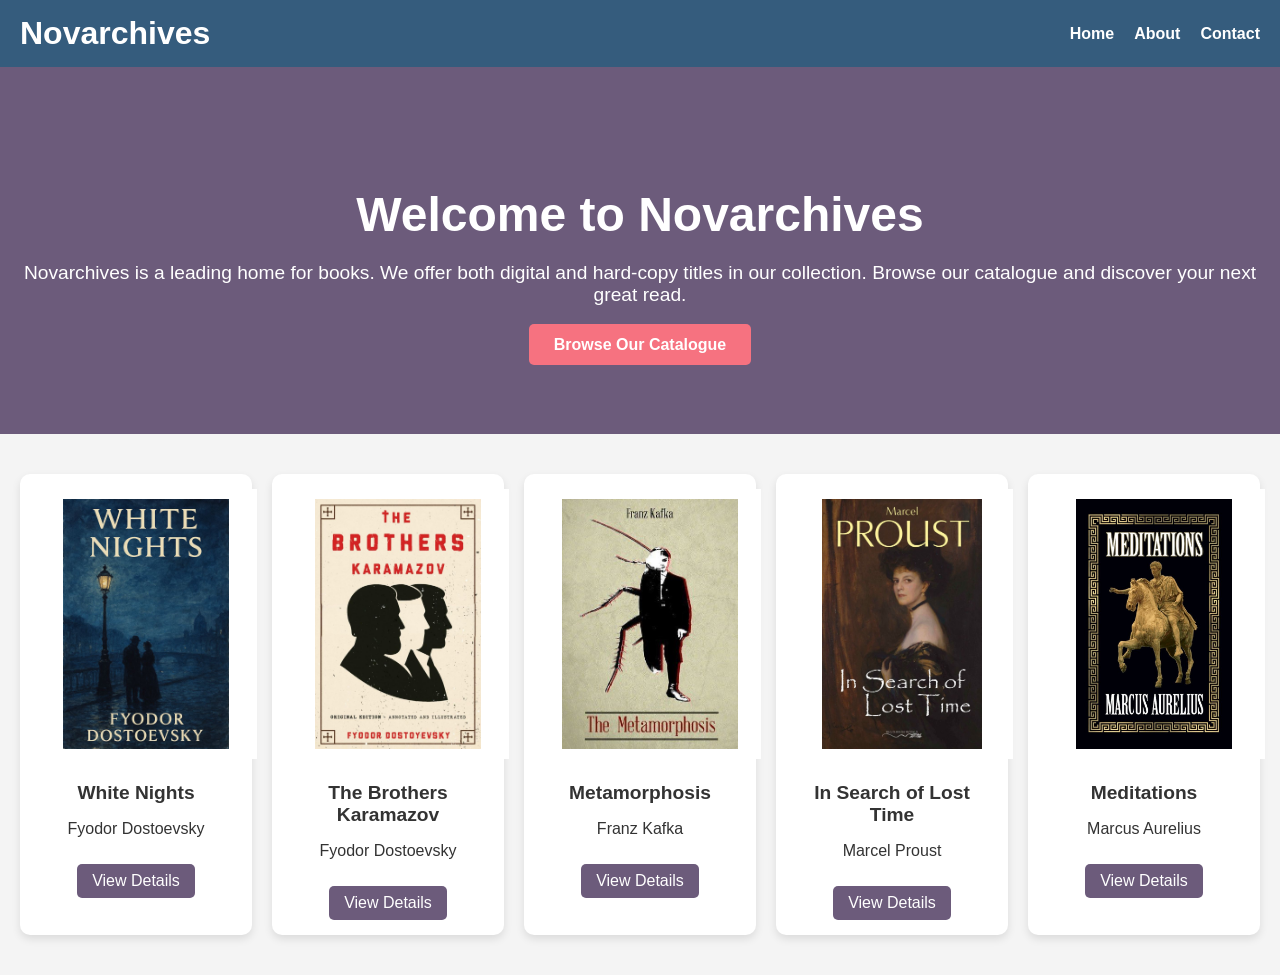
<file: index.html>
<!DOCTYPE html>
<html lang="en">
    <head>
        <meta charset="utf-8">
        <meta name="viewport" content="width=device-width, initial-scale=1.0">
        <title>Novarchives</title>
        <link rel="stylesheet" href="style.css">
    </head>
    <body>
        <header>
            <h1>Novarchives</h1>
            <nav>
                <ul>
                    <li><a href="index.html">Home</a></li>
                    <li><a href="about us.html">About</a></li>
                    <li><a href="contact.html">Contact</a></li>
                </ul>
            </nav>
        </header>
    <main>
        <section class="hero" id="home">
            <h2>Welcome to Novarchives</h2>
            <p> Novarchives is a leading home for books. We offer both digital and hard-copy titles in our collection. Browse our catalogue and discover your next great read. </p>
        <a href="index.html">Browse Our Catalogue</a>
            </section>

            <section id="books">
                
                <div class="book-container">

                    <div class="book-card">          
                        <img src="images/white-nights.jpg" alt="White Nights">
                        <h3>White Nights</h3>
                        <p> Fyodor Dostoevsky</p>
        <a href="white-nights.html">View Details</a>
                    </div>       
          
                    <div class="book-card">          
                        <img src="images/the-brothers-karamazov.jpg" alt="The Brothers Karamazov">
                        <h3>The Brothers Karamazov</h3>
                        <p> Fyodor Dostoevsky</p>
        <a href="the-brothers-karamazov.html">View Details</a>
                    </div>      
          
                    <div class="book-card">        
                        <img src="images/metamorphosis.jpg" alt="Metamorphosis">
                        <h3>Metamorphosis</h3>
                        <p> Franz Kafka</p>
        <a href="metamorphosis.html">View Details</a>
                    </div>     
          
                    <div class="book-card">       
                        <img src="images/in-search-of-lost-time.jpg" alt="In Search of Lost Time">
                        <h3>In Search of Lost Time</h3>
                        <p> Marcel Proust</p>
        <a href="in-search-of-lost-time.html">View Details</a>
                    </div>  
 
                    <div class="book-card">    
                        <img src="images/meditations.jpg" alt="Meditations">
                        <h3>Meditations</h3>
                        <p> Marcus Aurelius</p>
        <a href="meditations.html">View Details</a>
                    </div>       
                     
                    
                </div>

            </secction>
     </main> 

    

    </body>
</html>
</file>
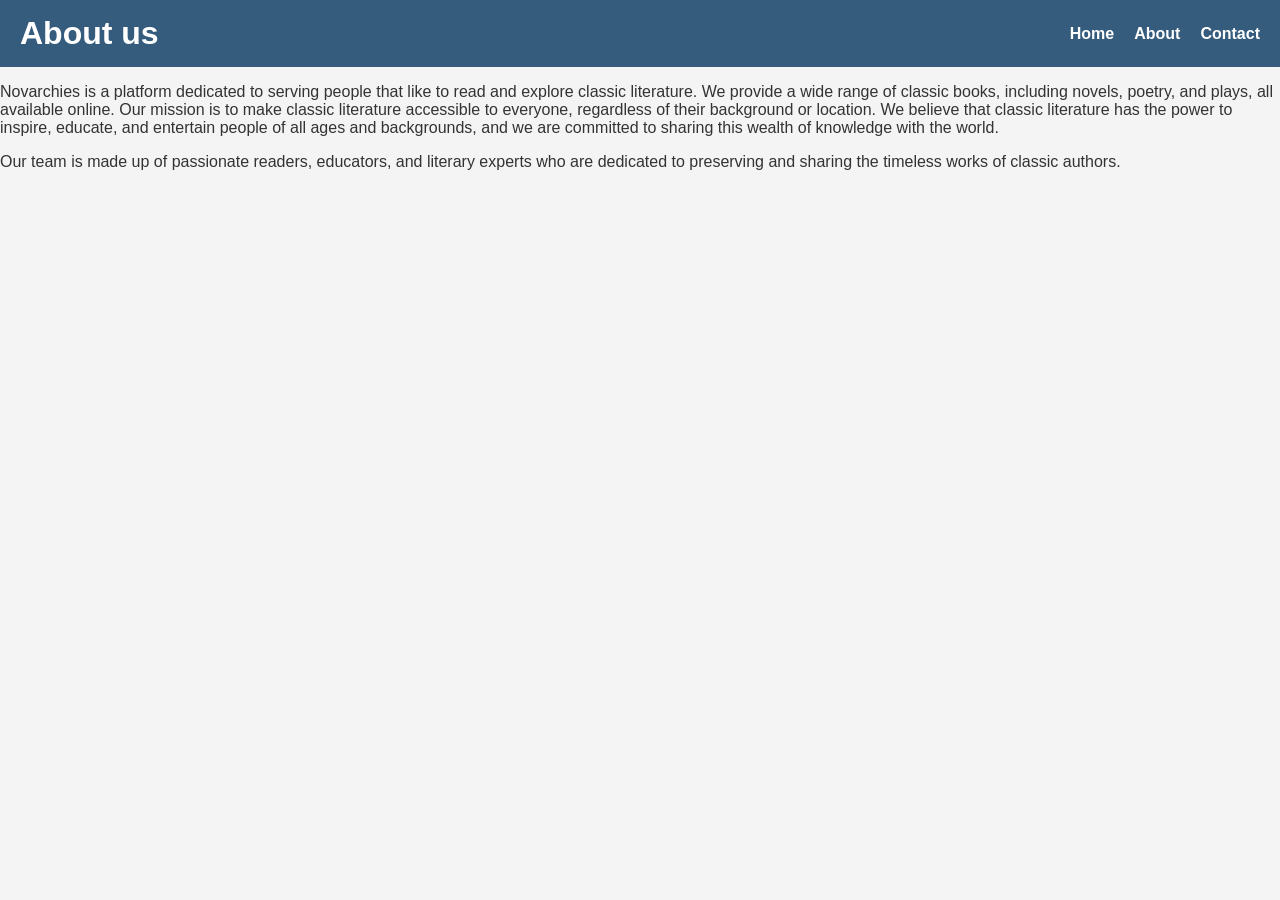
<file: about us.html>
<!DOCTYPE html>
<html>
    <head>
        <meta charset="utf-8">
        <title>About us </title>
        <link rel="stylesheet" href="style.css">
    </head>
    <body>
        <header>
            <h1>About us </h1>
            <nav>
                <ul>
                    <li><a href="index.html">Home</a></li>
                    <li><a href="about us.html">About</a></li>
                    <li><a href="contact.html">Contact</a></li>
                </ul>
            </nav>
        </header>
    <main>
        <p>Novarchies is a platform dedicated to serving people that like to read and explore classic literature.
        We provide a wide range of classic books, including novels, poetry, and plays, all available online. Our mission is to make classic literature accessible to everyone, regardless of their background or location. We believe that classic literature has the power to inspire, educate, and entertain people of all ages and backgrounds, and we are committed to sharing this wealth of knowledge with the world.
        </p>
        <p>Our team is made up of passionate readers, educators, and literary experts who are dedicated to preserving and sharing the timeless works of classic authors.</p>

    </main>

    </body>
</html>
</file>
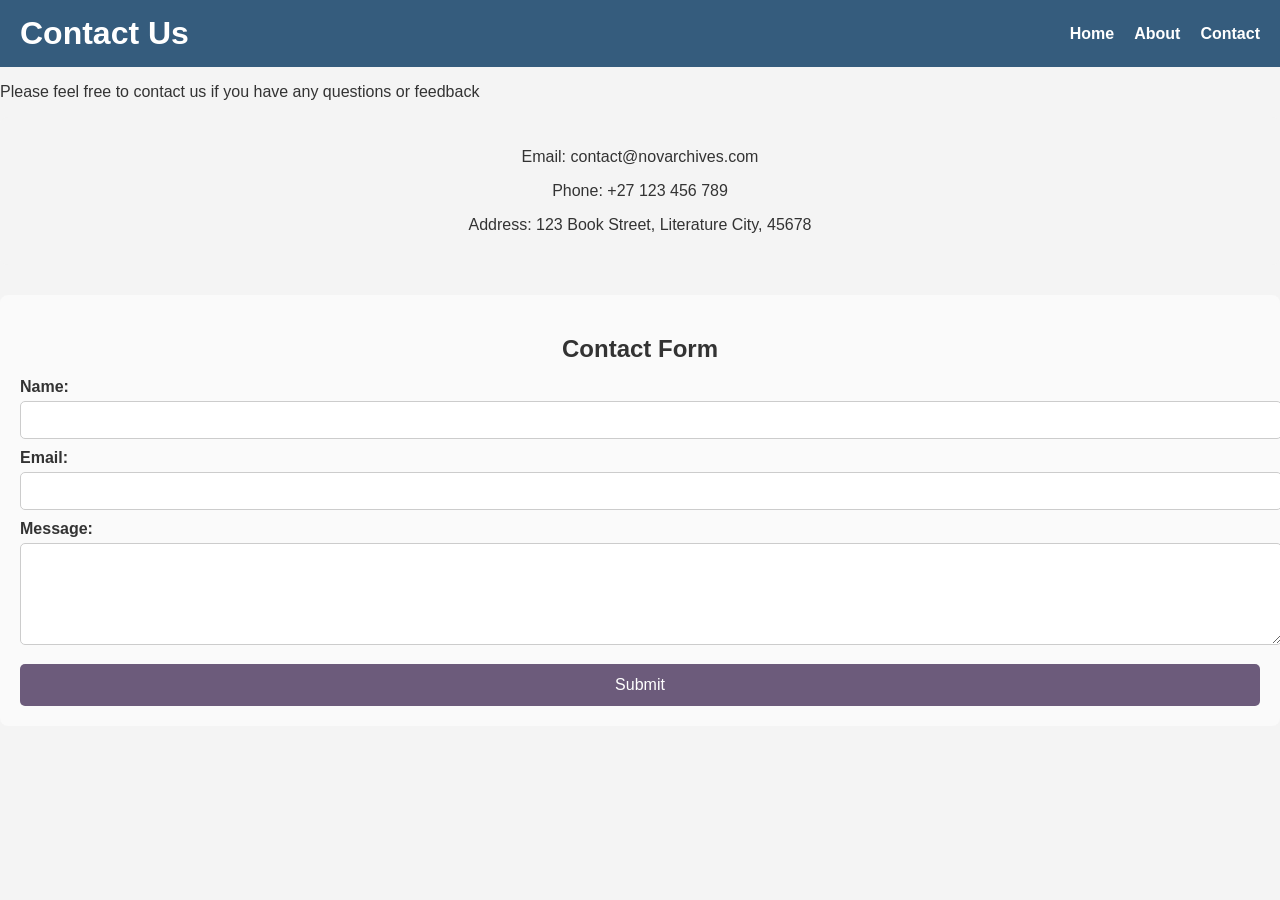
<file: contact.html>
<!DOCTYPE html>
<html>
    <head>
        <meta charset="utf-8">
        <title>Contact Us</title>
        <link rel="stylesheet" href="style.css">
    </head>
    <body>
        <header>
            <h1>Contact Us</h1>
            <nav>
                <ul>
                    <li><a href="index.html">Home</a></li>
                    <li><a href="about us.html">About</a></li>
                    <li><a href="contact.html">Contact</a></li>
                </ul>
            </nav>
        </header>
    <main>
        <p>Please feel free to contact us if you have any questions or feedback</p>
        <div class="contact-info">
            <p>Email: contact@novarchives.com</p>
            <p>Phone: +27 123 456 789</p>
            <p>Address: 123 Book Street, Literature City, 45678</p>
        </div>
        <div class="contact-form">
            <h2>Contact Form</h2>
            <form action="submit_form.php" method="post">
                <label for="name">Name:</label>
                <input type="text" id="name" name="name" required>
                <label for="email">Email:</label>
                <input type="email" id="email" name="email" required>
                <label for="message">Message:</label>
                <textarea id="message" name="message" rows="5" required></textarea>
                <button type="submit">Submit</button>
            </form>

    </main>

    </body>
</html>
</file>
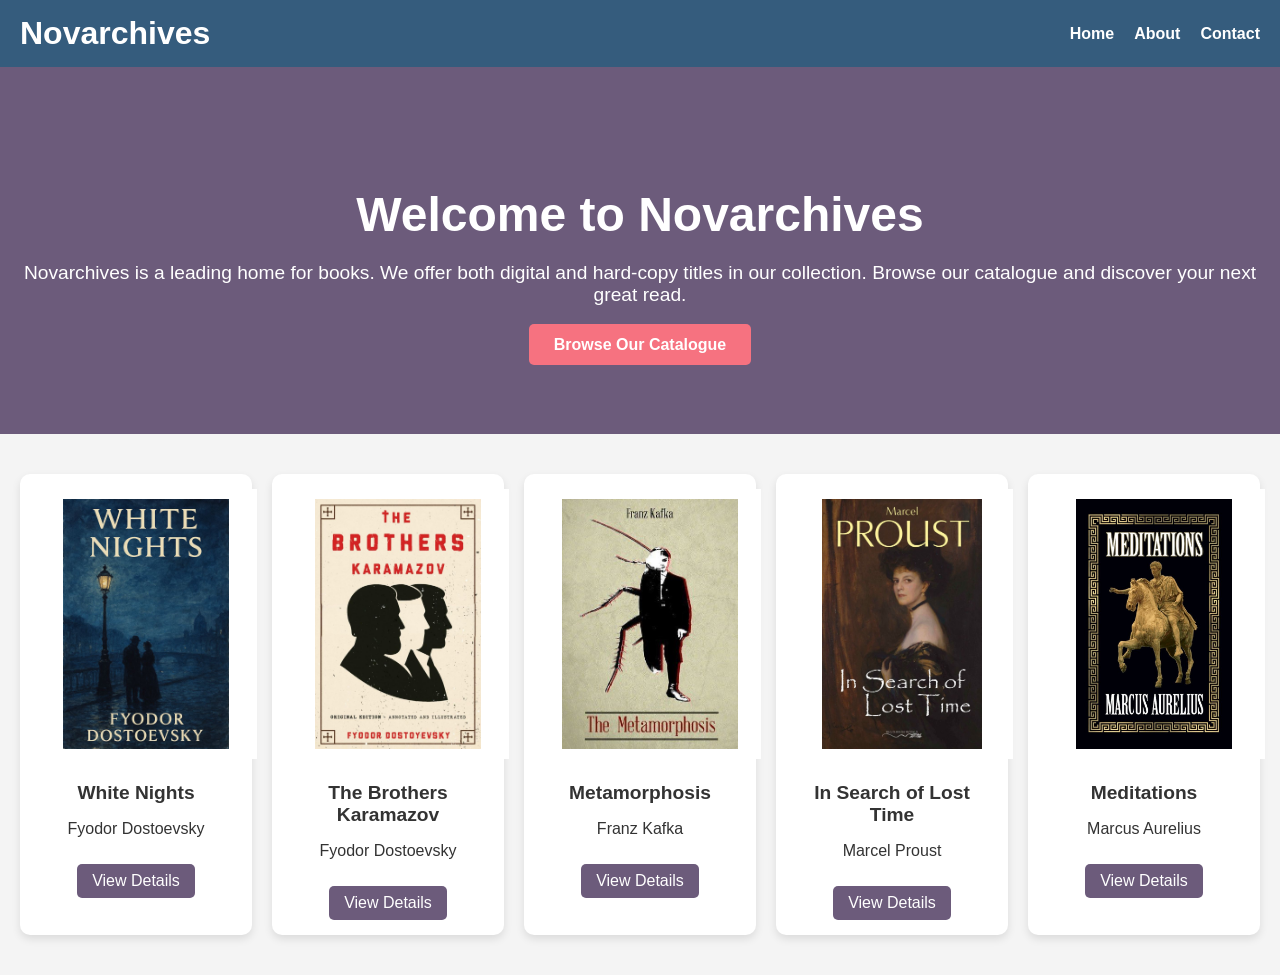
<file: home.html>
<!DOCTYPE html>
<html lang="en">
    <head>
        <meta charset="utf-8">
        <meta name="viewport" content="width=device-width, initial-scale=1.0">
        <title>Novarchives</title>
        <link rel="stylesheet" href="style.css">
    </head>
    <body>
        <header>
            <h1>Novarchives</h1>
            <nav>
                <ul>
                    <li><a href="home.html">Home</a></li>
                    <li><a href="about us.html">About</a></li>
                    <li><a href="contact.html">Contact</a></li>
                </ul>
            </nav>
        </header>
    <main>
        <section class="hero" id="home">
            <h2>Welcome to Novarchives</h2>
            <p> Novarchives is a leading home for books. We offer both digital and hard-copy titles in our collection. Browse our catalogue and discover your next great read. </p>
        <a href="home.html">Browse Our Catalogue</a>
            </section>

            <section id="books">
                
                <div class="book-container">

                    <div class="book-card">          
                        <img src="images/white-nights.jpg" alt="White Nights">
                        <h3>White Nights</h3>
                        <p> Fyodor Dostoevsky</p>
        <a href="white-nights.html">View Details</a>
                    </div>       
          
                    <div class="book-card">          
                        <img src="images/The-Brothers-Karamazov.jpg" alt="The Brothers Karamazov">
                        <h3>The Brothers Karamazov</h3>
                        <p> Fyodor Dostoevsky</p>
        <a href="the-brothers-karamazov.html">View Details</a>
                    </div>      
          
                    <div class="book-card">        
                        <img src="images/metamorphosis.jpg" alt="Metamorphosis">
                        <h3>Metamorphosis</h3>
                        <p> Franz Kafka</p>
        <a href="metamorphosis.html">View Details</a>
                    </div>     
          
                    <div class="book-card">       
                        <img src="images/in-search-of-lost-time.jpg" alt="In Search of Lost Time">
                        <h3>In Search of Lost Time</h3>
                        <p> Marcel Proust</p>
        <a href="in-search-of-lost-time.html">View Details</a>
                    </div>  
 
                    <div class="book-card">    
                        <img src="images/Meditations.jpg" alt="Meditations">
                        <h3>Meditations</h3>
                        <p> Marcus Aurelius</p>
        <a href="meditations.html">View Details</a>
                    </div>       
                     
                    
                </div>

            </secction>
     </main> 

    

    </body>
</html>
</file>
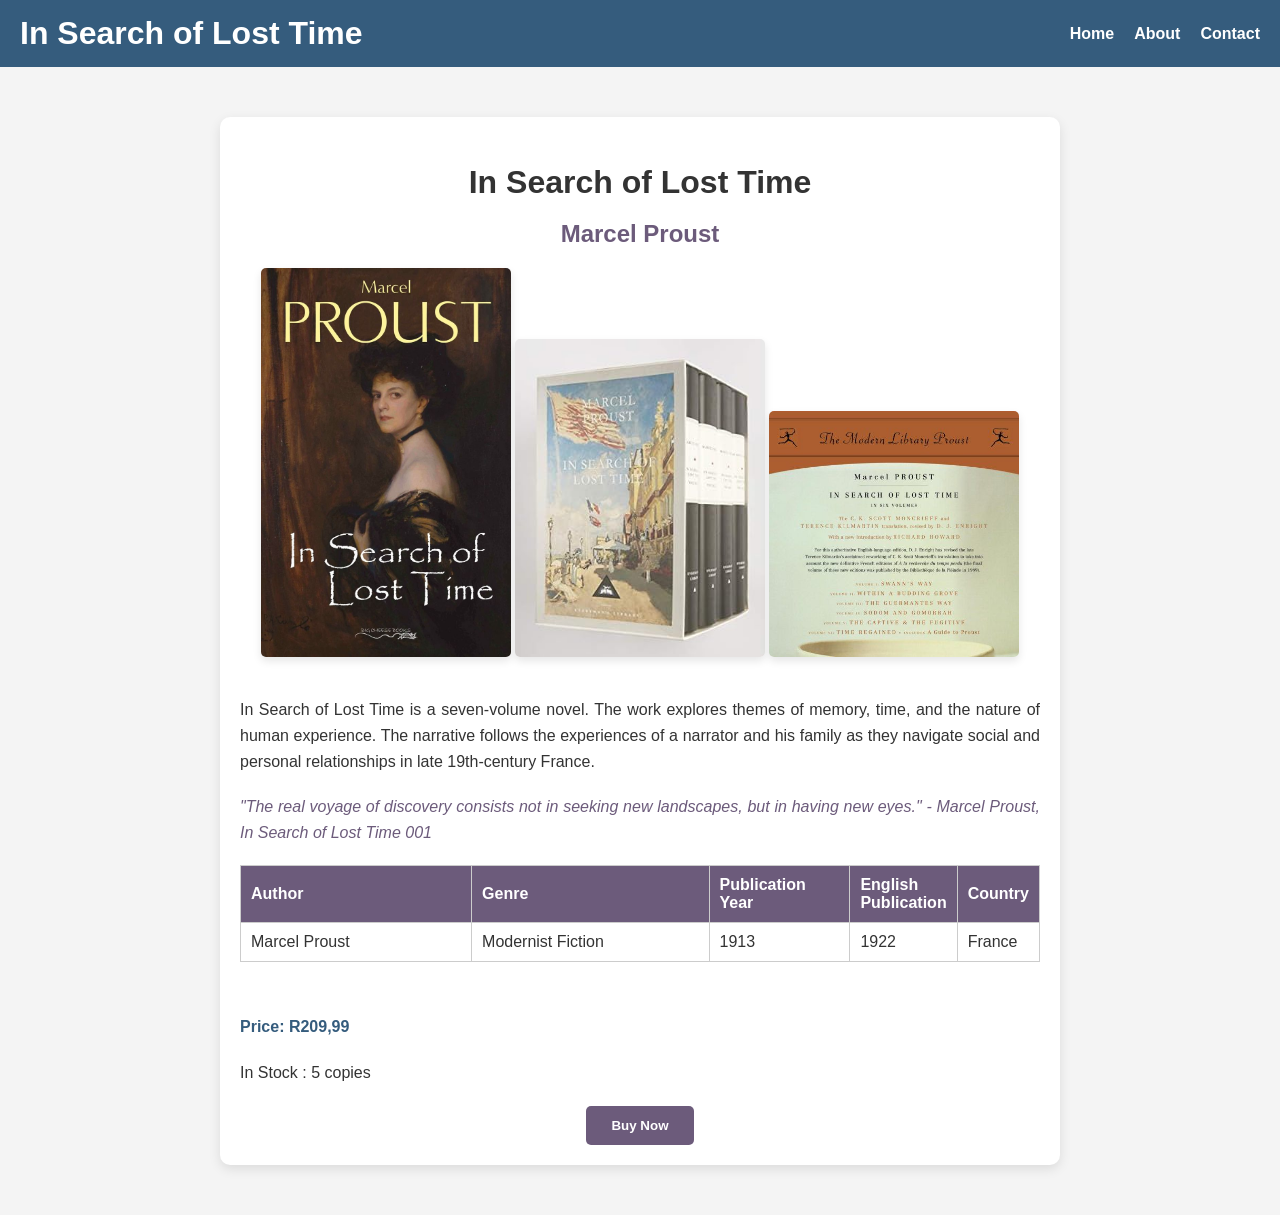
<file: In-search-of-lost-time.html>
<!DOCTYPE html>
<html>
    <head>
        <meta charset="utf-8">
        <title>In Search of Lost Time</title>
        <link rel="stylesheet" href="style.css">
    </head>
    <body>
        <header>
            <h1>In Search of Lost Time</h1>
            <nav>
                <ul>
                    <li><a href="index.html">Home</a></li>
                    <li><a href="about us.html">About</a></li>
                    <li><a href="contact.html">Contact</a></li>
                </ul>
            </nav>
        </header>
    <main>
        <section class="book-details">
            <h1>In Search of Lost Time</h1>
            <h2>Marcel Proust</h2>
            <img src="images/in-search-of-lost-time.jpg">
            <img src="images/In Search Of Lost Time Boxed Set.jpg">
            <img src="images/in search of lost time page.jpg">

            <p> In Search of Lost Time is a seven-volume novel. The work explores themes of memory, time, and the nature of human experience. The narrative follows the experiences of a narrator and his family as they navigate social and personal relationships in late 19th-century France.</p>
            <p class="book-qoute">
              "The real voyage of discovery consists not in seeking new landscapes, but in having new eyes."
                - Marcel Proust, In Search of Lost Time 001
            </p>

            <table class="book-table">
                <tr>
                    <th>Author</th>
                    <th>Genre</th>
                    <th>Publication Year</th>
                    <th>English Publication</th>
                    <th>Country</th>
                </tr>
                <tr>
                    <td>Marcel Proust</td>
                    <td>Modernist Fiction</td>
                    <td>1913</td>
                    <td>1922</td>
                    <td>France</td>
            </table>
            <br></br>
                <p class="price">Price: R209,99</p>
        <p class="stock">In Stock : 5 copies</p>
            <button class="buy-btn">Buy Now</button>
        </section>
        
    </main>

    </body>
</html>
</file>
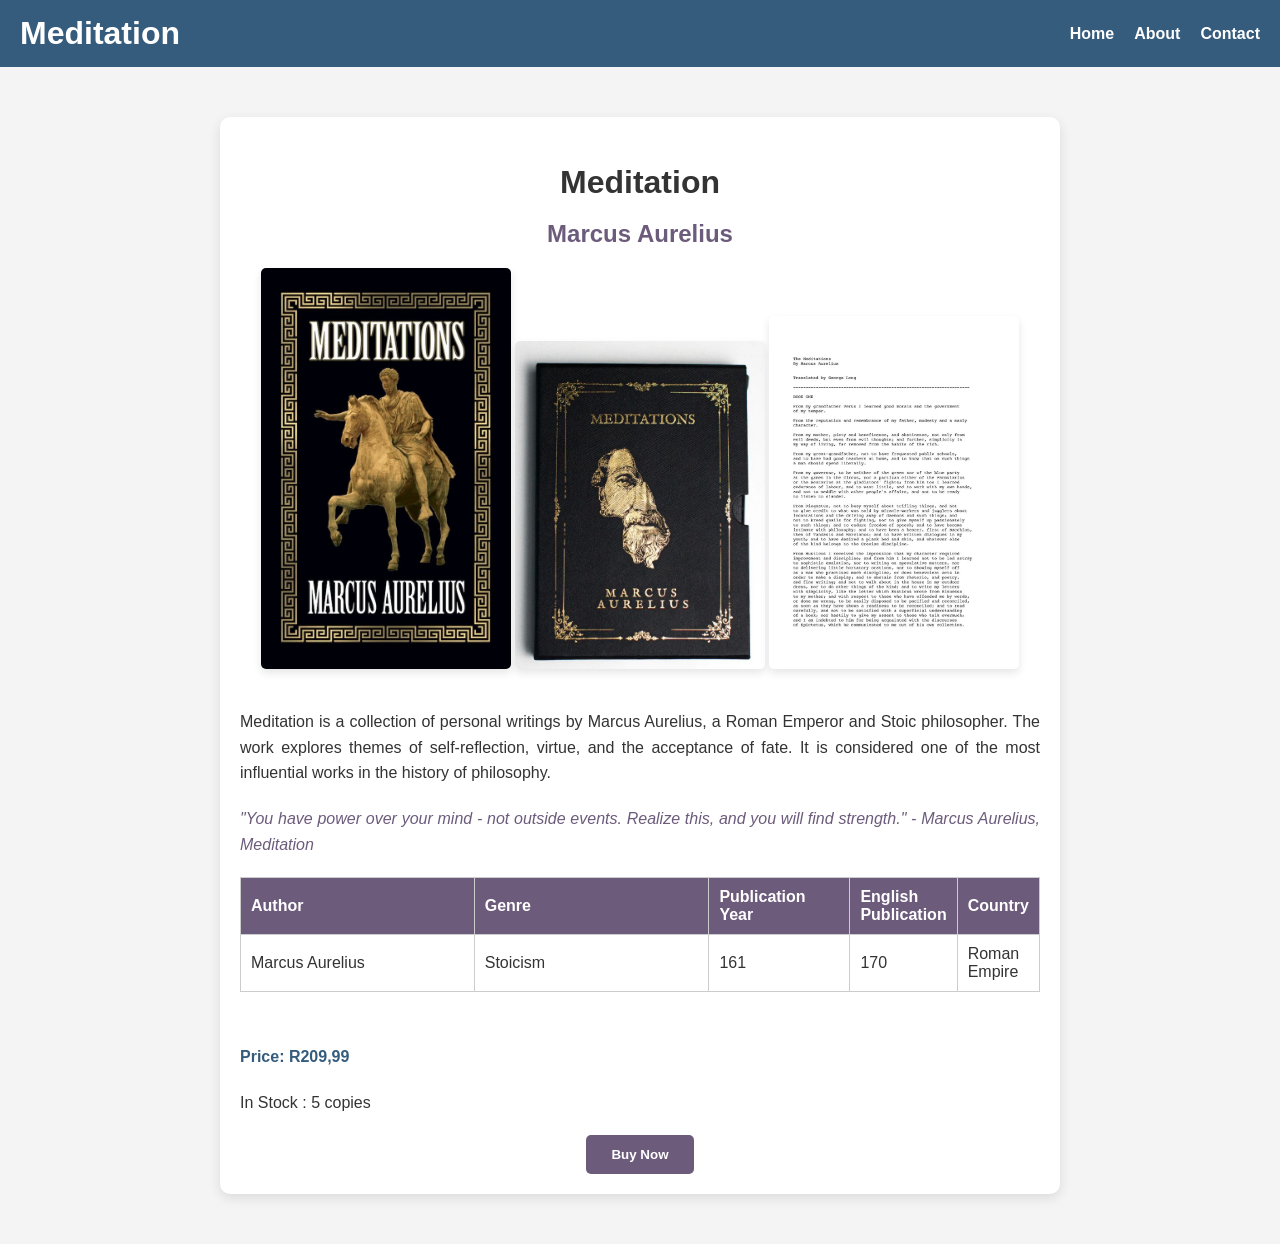
<file: meditations.html>
<!DOCTYPE html>
<html>
    <head>
        <meta charset="utf-8">
        <title>Meditation</title>
        <link rel="stylesheet" href="style.css">
    </head>
    <body>
        <header>
            <h1>Meditation</h1>
            <nav>
                <ul>
                    <li><a href="index.html">Home</a></li>
                    <li><a href="about us.html">About</a></li>
                    <li><a href="contact.html">Contact</a></li>
                </ul>
            </nav>
        </header>
    <main>
        <section class="book-details">
            <h1>Meditation</h1>
            <h2>Marcus Aurelius</h2>
            <img src="images/meditations.jpg">
            <img src="images/meditations hardcover.jpg">
            <img src="images/meditations page.jpg">
            <p> Meditation is a collection of personal writings by Marcus Aurelius, a Roman Emperor and Stoic philosopher. The work explores themes of self-reflection, virtue, and the acceptance of fate. It is considered one of the most influential works in the history of philosophy.</p>
            <p class="book-qoute">
                "You have power over your mind - not outside events. Realize this, and you will find strength."
                - Marcus Aurelius, Meditation
            </p>

            <table class="book-table">
                <tr>
                    <th>Author</th>
                    <th>Genre</th>
                    <th>Publication Year</th>
                    <th>English Publication</th>
                    <th>Country</th>
                </tr>
                <tr>
                    <td>Marcus Aurelius</td>
                    <td>Stoicism</td>
                    <td>161</td>
                    <td>170</td>
                    <td>Roman Empire</td>
            </table>
            <br></br>
                <p class="price">Price: R209,99</p>
        <p class="stock">In Stock : 5 copies</p>
            <button class="buy-btn">Buy Now</button>
        </section>
    </main>

    </body>
</html>
</file>
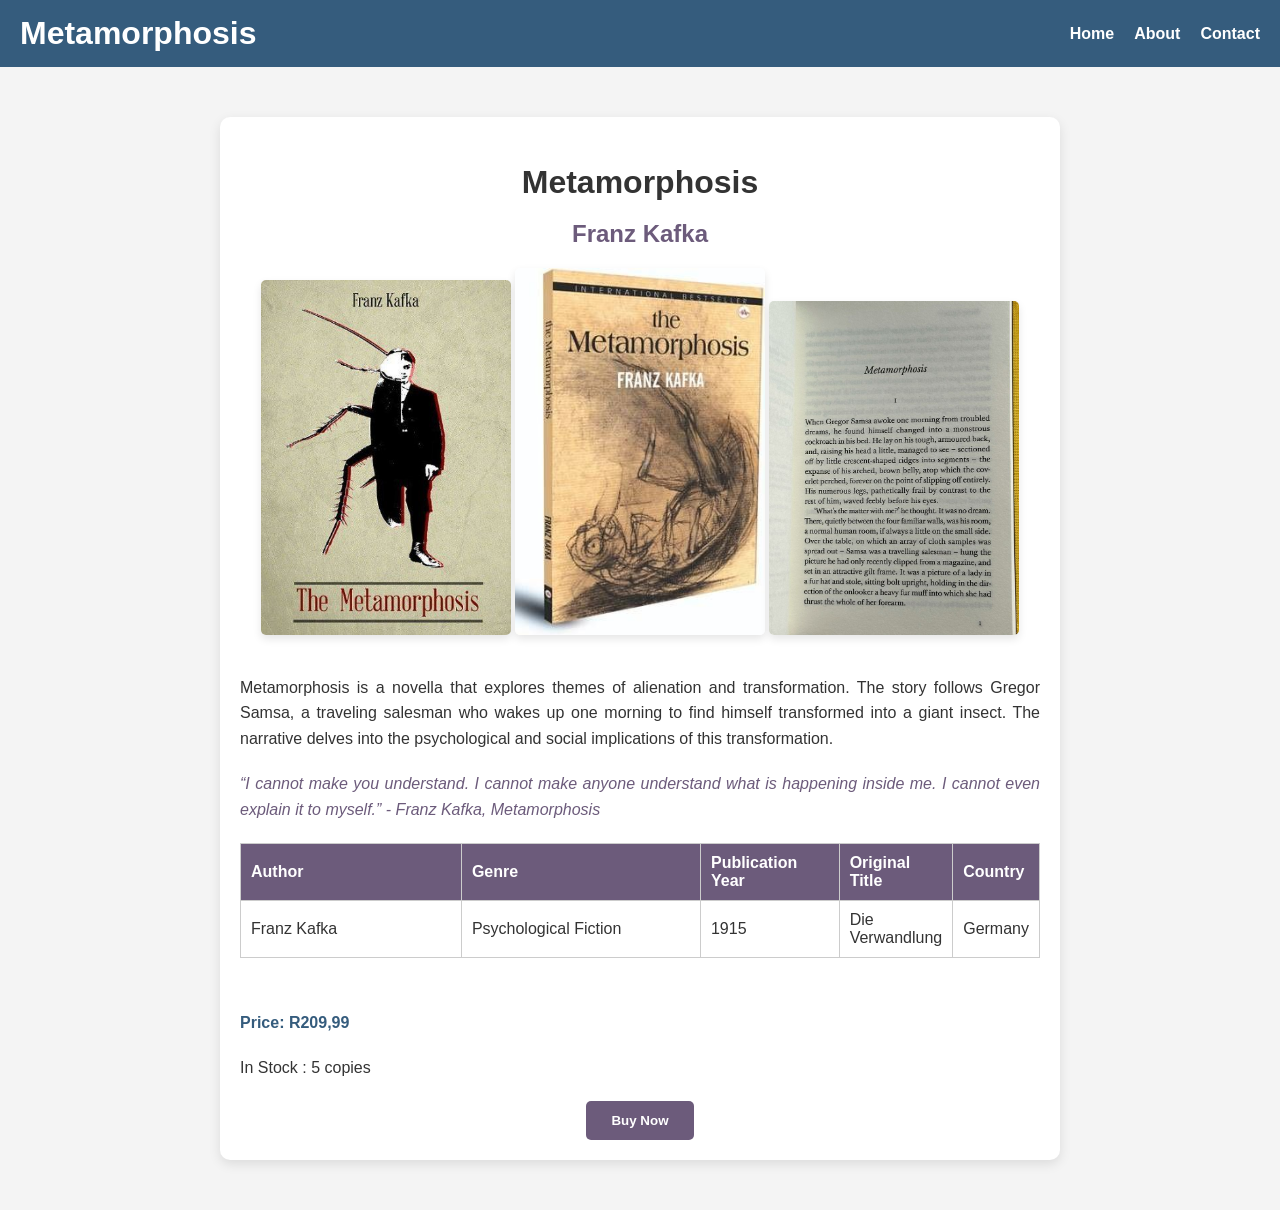
<file: metamorphosis.html>
<!DOCTYPE html>
<html>
    <head>
        <meta charset="utf-8">
        <title>Metamorphosis</title>
        <link rel="stylesheet" href="style.css">
    </head>
    <body>
        <header>
            <h1>Metamorphosis</h1>
            <nav>
                <ul>
                    <li><a href="index.html">Home</a></li>
                    <li><a href="about us.html">About</a></li>
                    <li><a href="contact.html">Contact</a></li>
                </ul>
            </nav>
        </header>
    <main>
        <section class="book-details">
            <h1>Metamorphosis</h1>
            <h2>Franz Kafka</h2>
            <img src="images/metamorphosis.jpg">
            <img src="images/The Metamorphosis  Hardcover.jpg">
            <img src="images/The Metamorphosis page.jpg">
            <p> Metamorphosis is a novella that explores themes of alienation and transformation. The story follows Gregor Samsa, a traveling salesman who wakes up one morning to find himself transformed into a giant insect. The narrative delves into the psychological and social implications of this transformation.</p>
            <p class="book-qoute">
              “I cannot make you understand. I cannot make anyone understand what is happening inside me. I cannot even explain it to myself.”
                - Franz Kafka, Metamorphosis
            </p>

            <table class="book-table">
                <tr>
                    <th>Author</th>
                    <th>Genre</th>
                    <th>Publication Year</th>
                    <th>Original Title</th>
                    <th>Country</th>
                </tr>
                <tr>
                    <td>Franz Kafka</td>
                    <td>Psychological Fiction</td>
                    <td>1915</td>
                    <td>Die Verwandlung</td>
                    <td>Germany</td>
            </table>
            <br></br>
                <p class="price">Price: R209,99</p>
        <p class="stock">In Stock : 5 copies</p>
            <button class="buy-btn">Buy Now</button>
        </section>
    </main>

    </body>
</html>
</file>
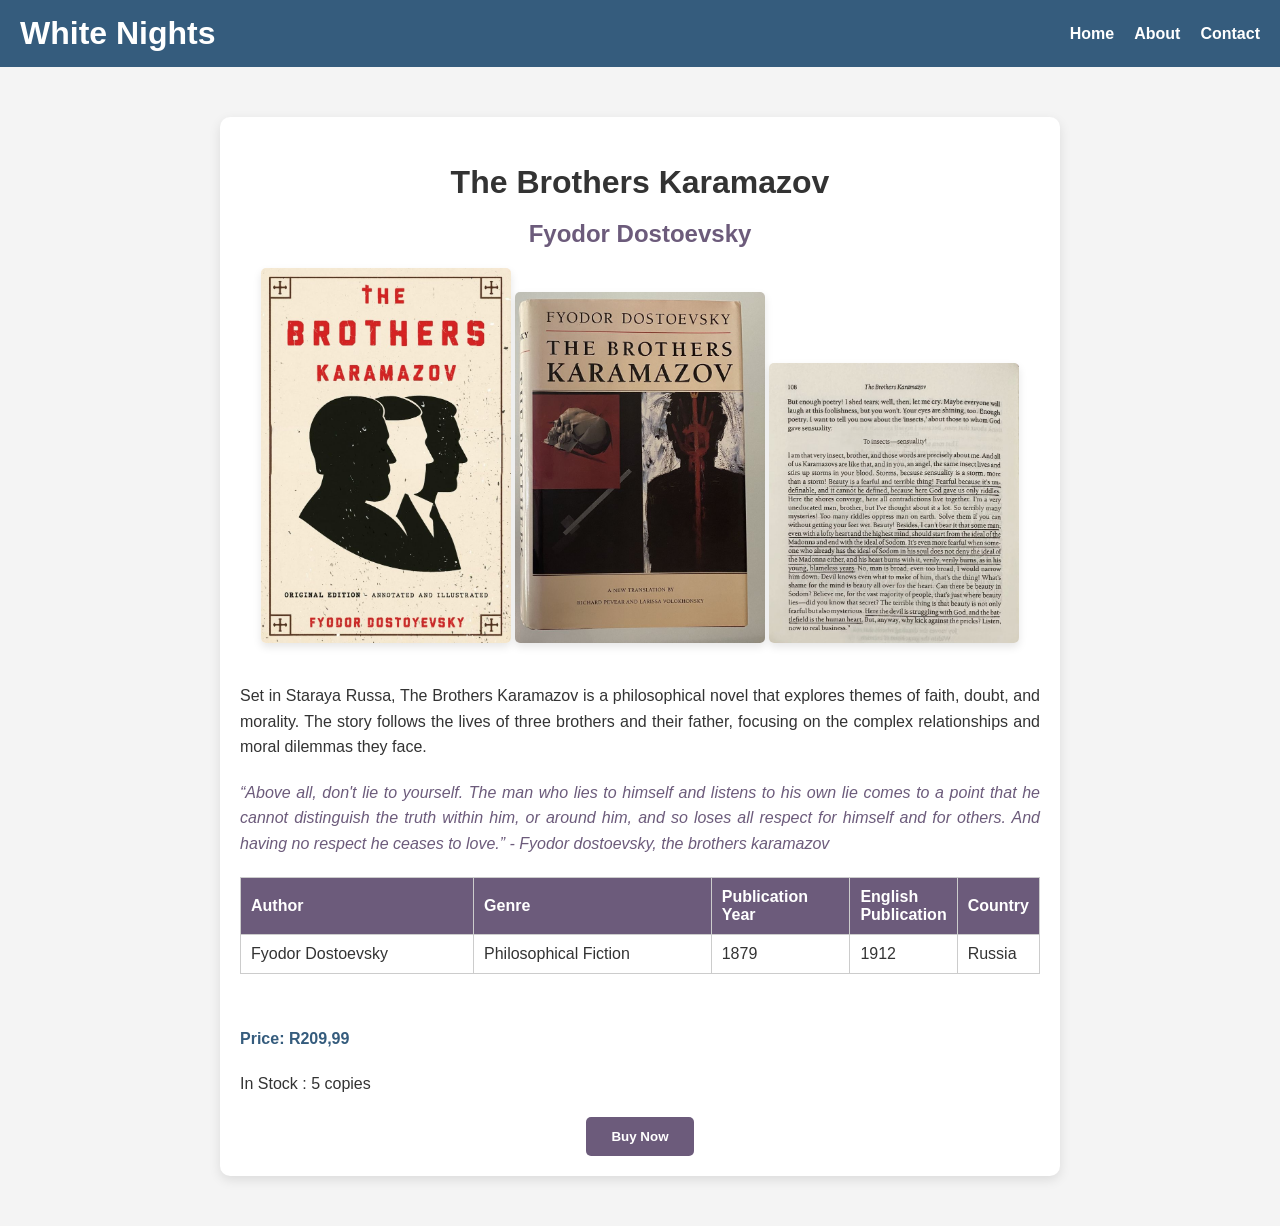
<file: the-brothers-karamazov.html>
<!DOCTYPE html>
<html>
    <head>
        <meta charset="utf-8">
        <title>White Nights></title>
        <link rel="stylesheet" href="style.css">
    </head>
    <body>
        <header>
            <h1>White Nights</h1>
            <nav>
                <ul>
                    <li><a href="index.html">Home</a></li>
                    <li><a href="about us.html">About</a></li>
                    <li><a href="contact.html">Contact</a></li>
                </ul>
            </nav>
        </header>
    <main>
        <section class="book-details">
            <h1>The Brothers Karamazov</h1>
            <h2>Fyodor Dostoevsky</h2>
            <img src="images/the-brothers-karamazov.jpg">
            <img src="images/the brothers karamazov hard cover.jpg">
            <img src="images/the brothers karamazov page.jpg">
                       <p> Set in Staraya Russa, The Brothers Karamazov is a philosophical novel that explores themes of faith, doubt, and morality. The story follows the lives of three brothers and their father, focusing on the complex relationships and moral dilemmas they face.</p>
            <p class="book-qoute">
            “Above all, don't lie to yourself. The man who lies to himself and listens to his own lie comes to a point that he cannot distinguish the truth within him, or around him, and so loses all respect for himself and for others. And having no respect he ceases to love.”
                - Fyodor dostoevsky, the brothers karamazov
            </p>

            <table class="book-table">
                <tr>
                    <th>Author</th>
                    <th>Genre</th>
                    <th>Publication Year</th>
                    <th>English Publication</th>
                    <th>Country</th>
                </tr>
                <tr>
                    <td>Fyodor Dostoevsky</td>
                    <td>Philosophical Fiction</td>
                    <td>1879</td>
                    <td>1912</td>
                    <td>Russia</td>
            </table>
            <br></br>
                <p class="price">Price: R209,99</p>
        <p class="stock">In Stock : 5 copies</p>
            <button class="buy-btn">Buy Now</button>
        </section>
    </main>

    </body>
</html>
</file>
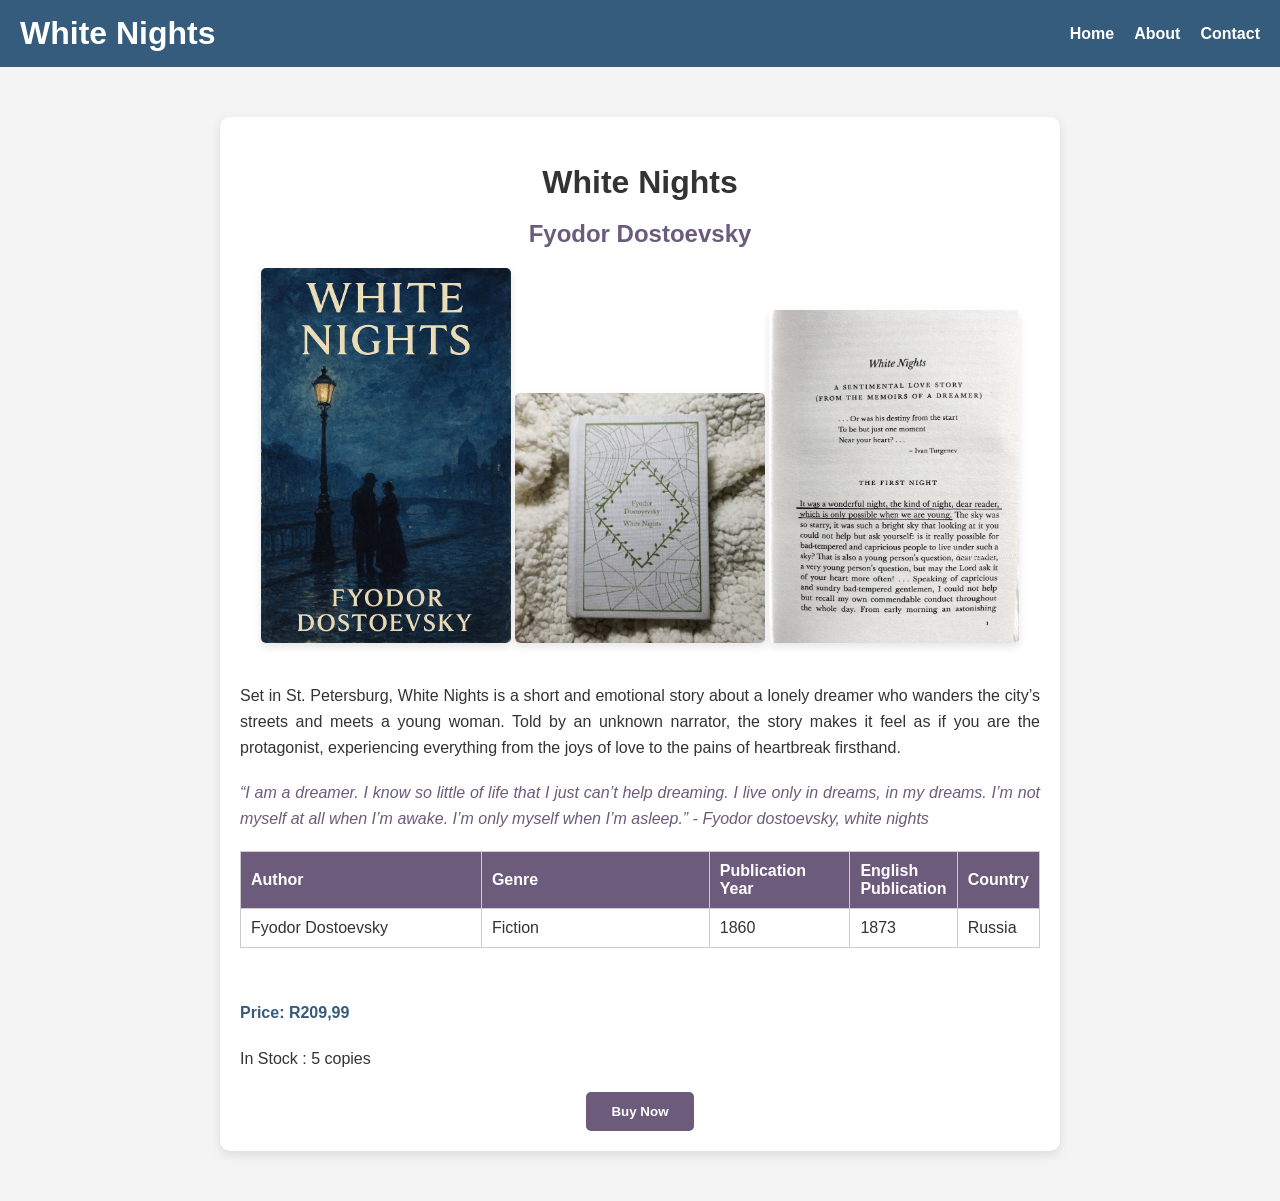
<file: white-nights.html>
<!DOCTYPE html>
<html>
    <head>
        <meta charset="utf-8">
        <title>White Nights></title>
        <link rel="stylesheet" href="style.css">
    </head>
    <body>
        <header>
            <h1>White Nights</h1>
            <nav>
                <ul>
                    <li><a href="index.html">Home</a></li>
                    <li><a href="about us.html">About</a></li>
                    <li><a href="contact.html">Contact</a></li>
                </ul>
            </nav>
        </header>
    <main>
        <section class="book-details">
            <h1>White Nights</h1>
            <h2>Fyodor Dostoevsky</h2>
            <img src="images/white-nights.jpg">
            <img src="images/White nights  hardcover.jpg">
            <img src="images/white nights page.jpg">
            <p> Set in St. Petersburg, White Nights is a short and emotional story about a lonely dreamer who wanders the city’s streets and meets a young woman. Told by an unknown narrator, the story makes it feel as if you are the protagonist, experiencing everything from the joys of love to the pains of heartbreak firsthand.</p>
            <p class="book-qoute">
                “I am a dreamer. I know so little of life that I just can’t help dreaming. I live only in dreams, in my dreams. I’m not myself at all when I’m awake. I’m only myself when I’m asleep.”
                - Fyodor dostoevsky, white nights
            </p>

            <table class="book-table">
                <tr>
                    <th>Author</th>
                    <th>Genre</th>
                    <th>Publication Year</th>
                    <th>English Publication</th>
                    <th>Country</th>
                </tr>
                <tr>
                    <td>Fyodor Dostoevsky</td>
                    <td>Fiction</td>
                    <td>1860</td>
                    <td>1873</td>
                    <td>Russia</td>

            </table>
            <br></br>
                <p class="price">Price: R209,99</p>
        <p class="stock">In Stock : 5 copies</p>
            <button class="buy-btn">Buy Now</button>
        </section>
    </main>

    </body>
</html>
</file>
<file: style.css>
/*hero*/
.hero {
    background-color: #6C5B7B; 
    color: #fff;
    text-align: center;
    padding: 80px 20px;
}

.hero h2 {
    font-size: 3rem;
    margin-bottom: 20px;
}

.hero p {
    font-size: 1.2rem;
    margin-bottom: 30px;
}

.hero a {
    background-color: #F67280; 
    color: #fff;
    padding: 12px 25px;
    text-decoration: none;
    border-radius: 5px;
    font-weight: bold;
}

.hero a:hover {
    background-color: #C06C84;
}

/*navigation bar*/
header {
    background-color: #355C7D;
    padding: 15px 20px;
    display: flex;
    align-items: center;
    justify-content: space-between;
    color: #fff;
}

header h1 {
    font-size: 2rem;
}

nav ul {
    list-style: none;
    display: flex;
}

nav ul li {
    margin-left: 20px;
}

nav ul li a {
    color: #fff;
    text-decoration: none;
    font-weight: bold;
}

nav ul li a:hover {
    text-decoration: underline;
}

/*book container and cards*/
.book-container {
    display: grid;
    grid-template-columns: repeat(auto-fit, minmax(200px, 1fr));
    gap: 20px;
    padding: 40px 20px;
}

.book-card {
    background-color: #fff;
    padding: 15px;
    border-radius: 10px;
    text-align: center;
    box-shadow: 0 4px 8px rgba(0,0,0,0.1);
    transition: transform 0.2s;
}

.book-card:hover {
    transform: translateY(-5px);
}

.book-card img {
    width: 100%;
    height: 250px;
    object-fit: contain;   
    background-color: #fff; 
    padding: 10px;          
}


.book-card h3 {
    font-size: 1.2rem;
    margin-bottom: 8px;
}

.book-card a {
    display: inline-block;
    margin-top: 10px;
    padding: 8px 15px;
    background-color: #6C5B7B;
    color: #fff;
    text-decoration: none;
    border-radius: 5px;
}

.book-card a:hover {
    background-color: #F67280;
}

/* Page body */
body {
    font-family: Arial, sans-serif;
    background-color:  #f4f4f4;
    margin: 0;
    padding: 0;
    color: #333;
}

/* Header */
header {
    background-color: #355C7D;
    padding: 15px 20px;
    display: flex;
    align-items: center;
    justify-content: space-between;
    color: #fff;
}

header h1 {
    margin: 0;
    font-size: 2rem;
}

nav ul {
    list-style: none;
    display: flex;
    margin: 0;
    padding: 0;
}

nav ul li {
    margin-left: 20px;
}

nav ul li a {
    color: #fff;
    text-decoration: none;
    font-weight: bold;
}

nav ul li a:hover {
    text-decoration: underline;
}

/* Main book section */
.book-details {
    max-width: 800px;
    margin: 50px auto;
    padding: 20px;
    background-color: #fff;
    border-radius: 10px;
    box-shadow: 0 4px 12px rgba(0,0,0,0.1);
    text-align: center;
}

/* Book title & author */
.book-details h1 {
    font-size: 2rem;
    margin-bottom: 10px;
}

.book-details h2 {
    font-size: 1.5rem;
    margin-bottom: 20px;
    color: #6C5B7B; /* match your site colors */
}

/* Book cover image */
.book-details img {
    width: 250px;
    margin-bottom: 20px;
    border-radius: 5px;
    box-shadow: 0 4px 8px rgba(0,0,0,0.1);
}

/* Book description */
.book-details p {
    font-size: 1rem;
    line-height: 1.6;
    margin-bottom: 20px;
    text-align: justify;
}

/* Quote styling */
.book-qoute {
    font-style: italic;
    font-size: 1.1rem;
    color: #6C5B7B;
    text-align: center;
    margin: 20px 0;
}

/* Optional: back link */
.book-details a {
    display: inline-block;
    margin-top: 20px;
    padding: 10px 20px;
    background-color: #6C5B7B;
    color: #fff;
    text-decoration: none;
    border-radius: 5px;
}

.book-details a:hover {
    background-color: #F67280;
}



/*table-style*/
.book-table {
    width: 100%;
    margin-top: 20px;
    border-collapse: collapse;
}

.book-table th,
.book-table td {
    border: 1px solid #ccc;
    padding: 10px;
    text-align: left;
}

.book-table th {
    background-color: #6C5B7B;
    color: white;
    width: 40%;
}
/*price, stock and but button*/
.price {
    font-weight: bold;
    color: #355C7D;
    margin-bottom: 10px;
    text-align: center;
}

.stock {
    margin-bottom: 20px;
    align-self: start;
}

.buy-btn {
    background-color: #6C5B7B;
    color: #fff;
    padding: 12px 25px;
    border: none;
    border-radius: 5px;
    font-weight: bold;
    cursor: pointer;
}

.buy-btn:hover {
    background-color: #F67280;
}

/* ===== Contact Page Layout ===== */




/* Contact info box */
.contact-info {
    background-color: #f4f4f4;
    padding: 15px;
    margin-bottom: 30px;
    border-radius: 8px;
    text-align: center;
}

/* Form container */
.contact-form {
    background-color: #fafafa;
    padding: 20px;
    border-radius: 8px;
}

/* Form heading */
.contact-form h2 {
    text-align: center;
    margin-bottom: 15px;
}

/* Labels */
.contact-form label {
    display: block;
    margin-top: 10px;
    font-weight: bold;
}

/* Inputs and textarea */
.contact-form input,
.contact-form textarea {
    width: 100%;
    padding: 10px;
    margin-top: 5px;
    border: 1px solid #ccc;
    border-radius: 5px;
    font-size: 14px;
}

/* Button */
.contact-form button {
    margin-top: 15px;
    width: 100%;
    padding: 12px;
    background-color: #6C5B7B; /* same purple you used */
    color: white;
    border: none;
    border-radius: 5px;
    font-size: 16px;
    cursor: pointer;
}

/* Button hover */
.contact-form button:hover {
    background-color: #5a4a68;
}
</file>
